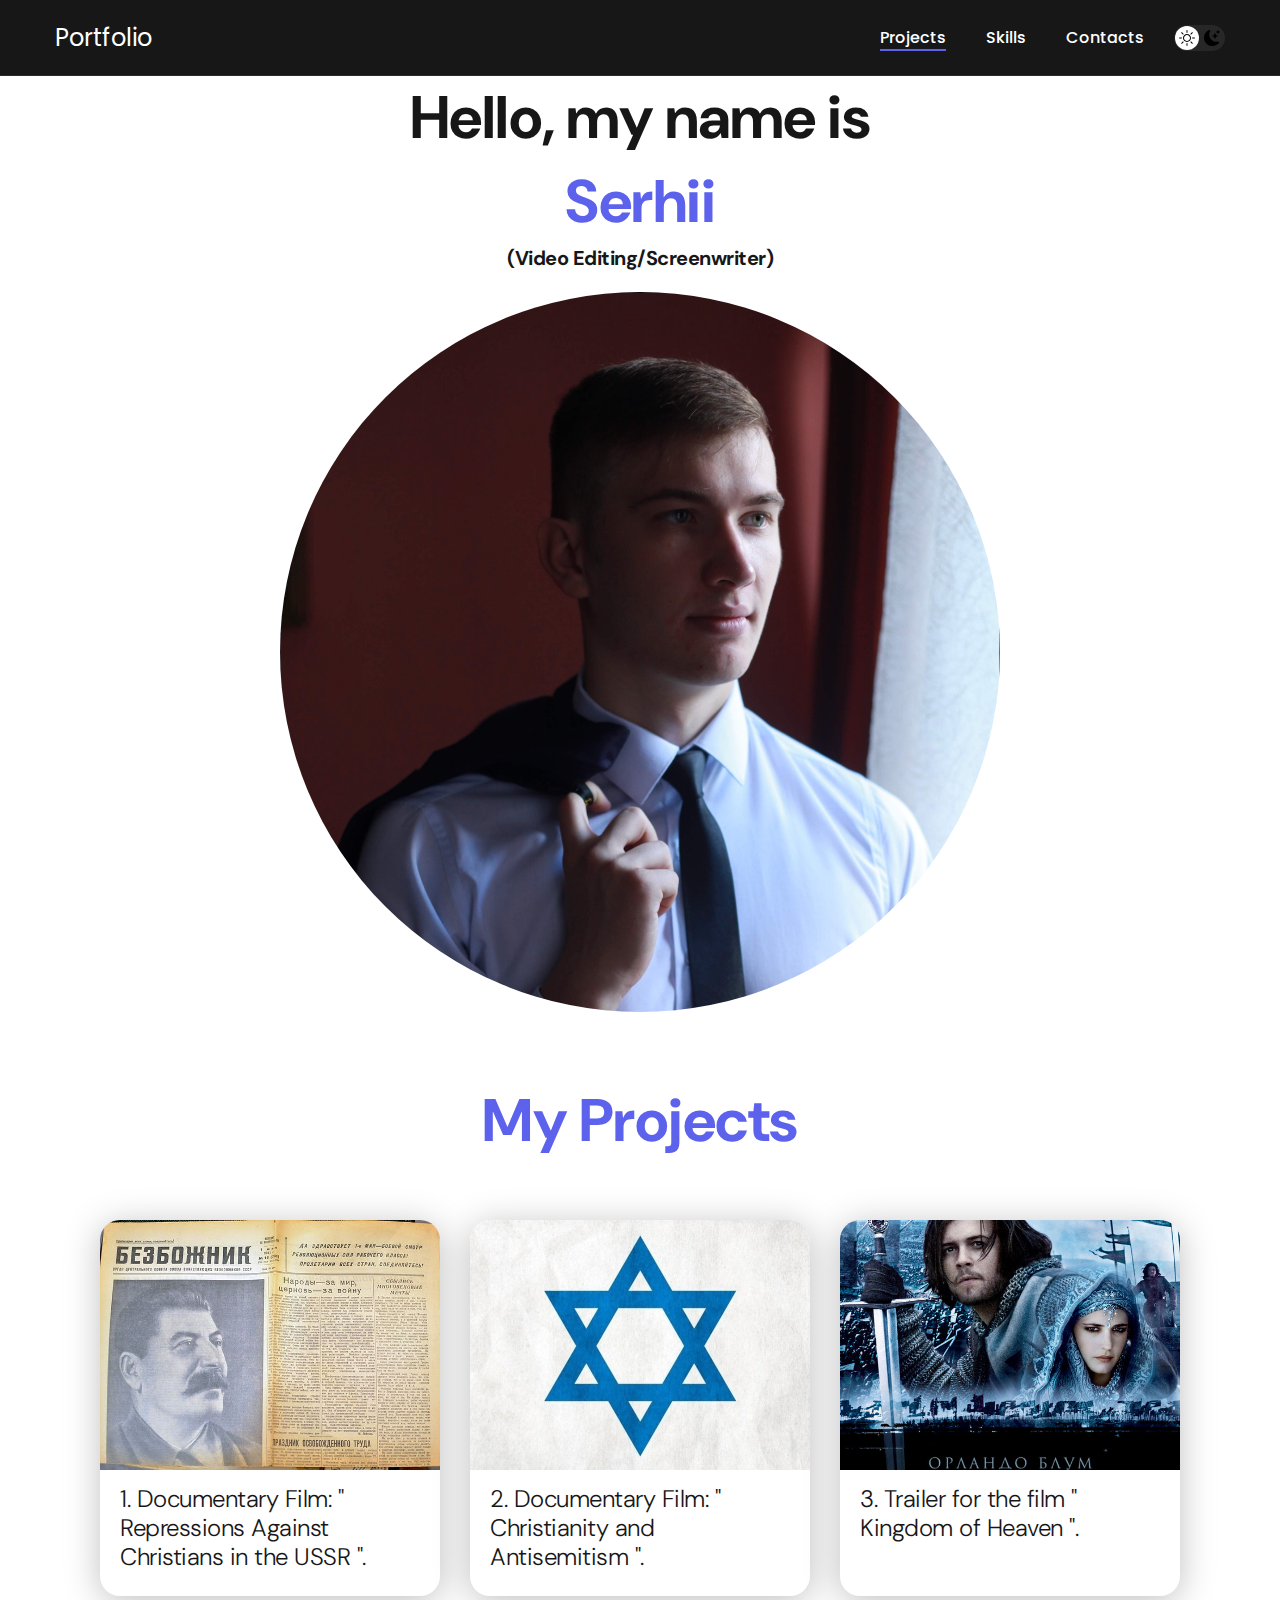
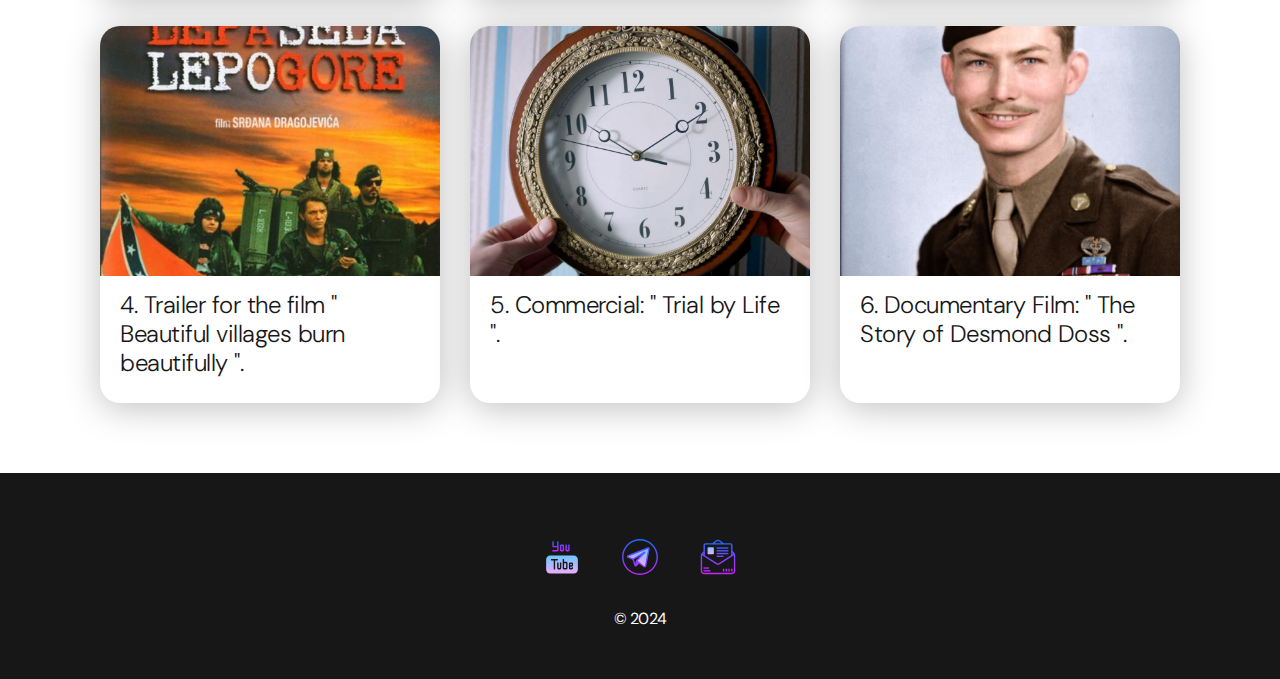
<file: index.html>
<!DOCTYPE html>
<html lang="en">
<head>
    <meta charset="UTF-8">
    <meta http-equiv="X-UA-Compatible" content="IE=edge">
    <meta name="viewport" content="width=device-width, initial-scale=1.0">
    <title>Portfolio</title>
    <link rel="stylesheet" href="./css/main.css">
</head>
<body>
    <nav class="nav">
        <div class="container">
            <div class="nav-row">
                <a href="./index.html" class="logo"><strong></strong>Portfolio</a>

                <button class="dark-mode-btn">
                    <img src="./img/icons/sun.svg" alt="Light mode" class="dark-mode-btn__icon">
                    <img src="./img/icons/moon.svg" alt="Dark mode" class="dark-mode-btn__icon">
                </button>

                <ul class="nav-list">
                    <li class="nav-list__item"><a href="./index.html" class="nav-list__link nav-list__link--active">Projects</a></li>
                    <li class="nav-list__item"><a href="./skills.html" class="nav-list__link">Skills</a></li>
                    <li class="nav-list__item"><a href="./contacts.html" class="nav-list__link">Contacts</a></li>
                </ul>
            </div>
        </div>
    </nav>

    <header class="headerr">
        <div class="header__wrapper">
            <h1 class="header__title">
                <strong>Hello, my name is <em>Serhii</em></strong>
                 <p class="sting">(Video Editing/Screenwriter)</p>
            </h1>
            <img class="ser" src="/img/pul1.png" alt="">
        </div>
    </header>

    <main class="section">
        <div class="container">
            <h2 class="title-1">My Projects</h2>
            <ul class="projects">
                <li class="project">
                    <a class="hover_tittle" href="https://www.youtube.com/watch?v=NqYVROx5_4w">
                        <img src="/img/Picture1.png" alt="Project img" class="project__img">
                        <h3 class="project__title">1. Documentary Film: " Repressions Against Christians in the USSR ".</h3>
                    </a>
                </li>
                <li class="project">
                    <a class="hover_tittle" href="https://www.youtube.com/watch?v=Ay3i06WdVYQ">
                        <img src="/img/Picture2.png" alt="Project img" class="project__img">
                        <h3 class="project__title">2. Documentary Film: " Christianity and Antisemitism ".</h3>
                    </a>
                </li>
                <li class="project">
                    <a class="hover_tittle" href="https://www.youtube.com/watch?v=u1DGMz0AuyM">
                        <img src="/img/Picture3.png" alt="Project img" class="project__img">
                        <h3 class="project__title">3. Trailer for the film " Kingdom of Heaven ".</h3>
                    </a>
                </li>

                <li class="project">
                    <a class="hover_tittle" href="https://www.youtube.com/watch?v=S5jLICAwxWc">
                        <img src="/img/Picture4.png" alt="Project img" class="project__img">
                        <h3 class="project__title">4. Trailer for the film " Beautiful villages burn beautifully ".</h3>
                    </a>
                </li>
                <li class="project">
                    <a class="hover_tittle" href="https://www.youtube.com/watch?v=s6_3Us_fuQQ">
                        <img src="/img/Picture5.png" alt="Project img" class="project__img">
                        <h3 class="project__title">5. Commercial: " Trial by Life ".</h3>
                    </a>
                </li>
                <li class="project">
                    <a class="hover_tittle" href="https://www.youtube.com/watch?v=6oGoHzantO0">
                        <img src="/img/Picture6.png" alt="Project img" class="project__img">
                        <h3 class="project__title">6. Documentary Film: " The Story of Desmond Doss ".</h3>
                    </a>
                </li>

            </ul>
        </div>
    </main>

    <footer class="footer">
        <div class="container">
            <div class="footer__wrapper">
                <ul class="social">
                    <li class="social__item"><a href="https://www.youtube.com/@user-zb9is9vz7v"><img src="/img/icons/youtube-kids.svg" alt="Link"></a></li>
                    <li class="social__item"><a href="https://t.me/SergeyPul"><img src="./img/icons/telegram.svg" alt="Link"></a></li>
                    <li class="social__item"><a href="mailto:sergejpul59@gmail.com"><img src="./img/icons/e-mail.svg" alt="Link"></a>
                </ul>
                <div class="copyright">
                    <p>© 2024 </p>
                </div>
            </div>
        </div>
    </footer>

    <script src="./js/main.js"></script>

</body>
</html>
</file>
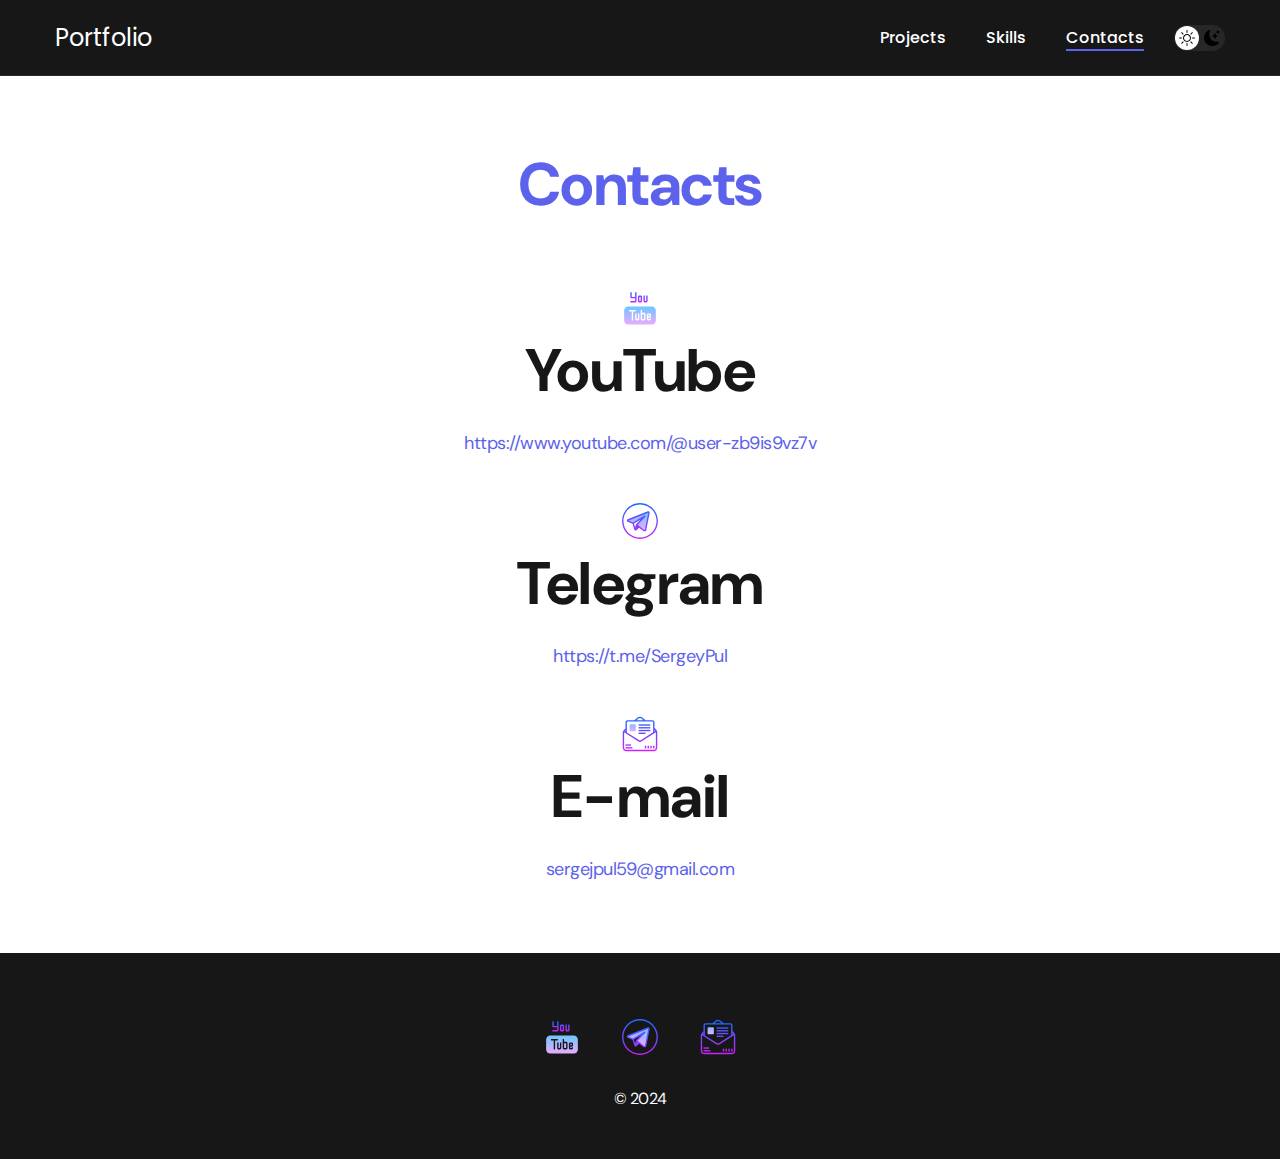
<file: contacts.html>
<!DOCTYPE html>
<html lang="en">
<head>
    <meta charset="UTF-8">
    <meta http-equiv="X-UA-Compatible" content="IE=edge">
    <meta name="viewport" content="width=device-width, initial-scale=1.0">
    <title>Portfolio</title>
    <link rel="stylesheet" href="./css/main.css">
</head>
<body>
    <nav class="nav">
        <div class="container">
            <div class="nav-row">
                <a href="./index.html" class="logo"><strong></strong>Portfolio</a>

                <button class="dark-mode-btn">
                    <img src="./img/icons/sun.svg" alt="Light mode" class="dark-mode-btn__icon">
                    <img src="./img/icons/moon.svg" alt="Dark mode" class="dark-mode-btn__icon">
                </button>
                
                <ul class="nav-list">
                    <li class="nav-list__item"><a href="./index.html" class="nav-list__link">Projects</a></li>
                    <li class="nav-list__item"><a href="./skills.html" class="nav-list__link">Skills</a></li>
                    <li class="nav-list__item"><a href="./contacts.html" class="nav-list__link nav-list__link--active">Contacts</a></li>
                </ul>
            </div>
        </div>
    </nav>

    <main class="section">
        <div class="container">
                <h1 class="title-1">Contacts</h1>
                <ul class="content-list">
                    <li class="content-list__item">
                        <img src="/img/icons/youtube-kids.svg" alt="Link">
                        <h2 class="title-2">YouTube</h2>
                        <p><a href="https://www.youtube.com/@user-zb9is9vz7v">https://www.youtube.com/@user-zb9is9vz7v</a></p>
                    </li>
                    <li class="content-list__item">
                        <img src="./img/icons/telegram.svg" alt="Link">
                        <h2 class="title-2">Telegram</h2>
                        <p><a href="https://t.me/SergeyPul">https://t.me/SergeyPul</a></p>
                    </li>
                    <li class="content-list__item">
                        <img src="./img/icons/e-mail.svg" alt="Link">
                        <h2 class="title-2">E-mail</h2>
                        <p><a href="mailto:sergejpul59@gmail.com">sergejpul59@gmail.com</a></p>
                    </li>
                </ul>

        </div>
    </main>

    <footer class="footer">
        <div class="container">
            <div class="footer__wrapper">
                <ul class="social">
                    <li class="social__item"><a href="https://www.youtube.com/@user-zb9is9vz7v"><img src="/img/icons/youtube-kids.svg" alt="Link"></a></li>
                    <li class="social__item"><a href="https://t.me/SergeyPul"><img src="./img/icons/telegram.svg" alt="Link"></a></li>
                    <li class="social__item"><a href="mailto:sergejpul59@gmail.com"><img src="./img/icons/e-mail.svg" alt="Link"></a>
                </ul>
                <div class="copyright">
                    <p>© 2024 </p>
                </div>
            </div>
        </div>
    </footer>

    <script src="./js/main.js"></script>

</body>
</html>
</file>
<file: css/main.css>
@import "./reset.css";
@import url('https://fonts.googleapis.com/css2?family=DM+Sans:wght@400;500;700&family=Poppins:wght@400;500;700&display=swap');

/*
font-family: 'DM Sans', sans-serif;
font-family: 'Poppins', sans-serif;
*/

/* * {
    border: 1px solid red;
} */

:root {
    --blackpure: #000;
    --black: #171718;
    --black-border: #26292D;
    --white: #fff;
    --purple: #5C62EC;

    --text-color: var(--black);

    --dark-bg: var(--black);
    --dark-border: var(--black-border);
    --header-text: var(--white);
    --accent: var(--purple);

    /* Light mode */
    --page-bg: var(--white);
    --text-color: var(--black);

    --title-1: var(--accent);

    --project-card-bg: var(--white);
    --project-card-text: var(--black);
    --box-shadow: 0px 5px 35px rgba(0, 0, 0, 0.25);
}
.ser {
    border-radius: 50%;
}
.hover_tittle:hover img, .hover_tittle:hover h3 {
color: #0008ff;
}

.dark {
     /* Dark mode */
    --page-bg: #252526;
    --text-color: var(--white);

    --title-1: var(--white);

    --project-card-bg: var(--black);
    --project-card-text: var(--white);
    --box-shadow: 0px 5px 35px rgba(0, 0, 0, 0.8);
}

html, body {
    display: flex;
    flex-direction: column;
    min-height: 100vh;

    font-family: 'DM Sans', sans-serif;
    letter-spacing: -0.5px;

    /* Light mode */
    background-color: var(--page-bg);
    color: var(--text-color);
}
.headerr {
    display: flex;
    justify-content: center;
    align-items: center;
    /* Light mode */
    background-color: var(--page-bg);
    color: var(--text-color);
}

/* General */

.container {
    margin: 0 auto;
    padding: 0 15px;
    max-width: 1200px;
}

.none {
    display: none !important;
}

.section {
    padding: 70px 0;
}

.title-1 {
    margin-bottom: 60px;

    font-size: 60px;
    font-weight: 700;
    line-height: 1.3;
    color: var(--title-1);
    text-align: center;
}

.title-2 {
    margin-bottom: 20px;

    font-size: 60px;
    font-weight: 700;
    line-height: 1.3;
}
.title-3 {
    text-align: center;
    font-size: 30px;
}

/* Nav */

.nav {
    padding: 20px 0;
    border-bottom: 1px solid var(--dark-border);
    background-color: var(--dark-bg);
    color: var(--header-text);
    letter-spacing: normal;
}

.nav-row {
    display: flex;
    justify-content: flex-end;
    align-items: center;
    column-gap: 30px;
    row-gap: 20px;
    flex-wrap: wrap;
}

.logo {
    margin-right: auto;
    color: var(--header-text);
    font-size: 24px;
    font-family: 'Poppins', sans-serif;
}

.logo strong {
    font-weight: 700;
}

.nav-list {
    display: flex;
    flex-wrap: wrap;
    row-gap: 10px;
    align-items: center;
    column-gap: 40px;
    font-size: 16px;
    font-weight: 500;
    font-family: 'Poppins', sans-serif;
}

.nav-list__link {
    color: var(--header-text);
    transition: opacity 0.2s ease-in;
}

.nav-list__link:hover {
    opacity: 0.8;
}

.nav-list__link--active {
    position: relative;
}

.nav-list__link--active::before {
    content: "";

    position: absolute;
    left: 0;
    top: 100%;

    display: block;
    height: 2px;
    width: 100%;
    background-color: var(--accent);
}

/* Dark mode btn */

.dark-mode-btn {
    order: 9;

    position: relative;
    display: flex;
    justify-content: space-between;

    width: 51px;
    height: 26px;
    padding: 5px;

    border-radius: 50px;
    background-color: #272727;
}

.dark-mode-btn::before {
    content: "";

    position: absolute;
    top: 1px;
    left: 1px;

    display: block;
    width: 24px;
    height: 24px;

    border-radius: 50%;
    background-color: var(--white);

    transition: left 0.2s ease-in;
}

.dark-mode-btn--active::before {
    left: 26px;
}

.dark-mode-btn__icon {
    position: relative;
    z-index: 9;
}

/* Header */

.header {
    padding: 40px 0;
    min-height: 695px;

    display: flex;
    justify-content: center;
    align-items: center;

    background-color: var(--dark-bg);
    background-repeat: no-repeat;
    background-size: auto;
    background-position: center center;

    color: var(--header-text);
    text-align: center;
}

.header__wrapper {
    padding: 0 15px;
    max-width: 750px;
}

.header__title {
    margin-bottom: 20px;
    font-size: 40px;
    font-weight: 700;
    line-height: 1.4;
}

.header__title strong {
    font-size: 60px;
    font-weight: 700;
}
strong{
    display: block;
    justify-content: center;
    text-align: center;
}
.sting {
    display: flex;
    justify-content: center;
    text-align: center;
    font-size: 20px;
}

.header__title em {
    display: flex;
    justify-content: center;
    text-align: center;
    font-style: normal;
    color: var(--accent);
}

.header__text {
    margin-bottom: 40px;
    font-size: 18px;
    line-height: 1.333;
}

.header__text p + p{
    margin-top: 0.5em;
}

/* Btn */

.btn {
    display: inline-block;
    height: 48px;
    padding: 12px 28px;

    border-radius: 5px;
    background-color: var(--accent);
    color: var(--white);
    letter-spacing: 0.15px;
    font-size: 16px;
    font-weight: 500;

    transition: opacity 0.2s ease-in;
}

.btn:hover {
    opacity: 0.8;
}

.btn:active {
    position: relative;
    top: 1px;
}

/* Btn outline */

.btn-outline {
    display: flex;
    column-gap: 10px;
    align-items: center;

    height: 48px;
    padding: 12px 20px;

    border-radius: 5px;
    border: 1px solid var(--blackpure);
    background-color: var(--white);
    color: var(--blackpure);

    transition: opacity 0.2s ease-in;
}

.btn-outline:hover {
    opacity: 0.8;
}

.btn-outline:active {
    position: relative;
    top: 1px;
}

/* Projects  */

.projects {
    display: flex;
    justify-content: center;
    flex-wrap: wrap;
    column-gap: 30px;
    row-gap: 30px;
}

.project {
    max-height: 400px;
    max-width: 340px;
    background-color: var(--project-card-bg);
    box-shadow: var(--box-shadow);
    border-radius: 20px;
}
.project:hover {
    transform: scale(1.1);
}
.project h3 {
    display: flex;
}

.project__img {
    height: 250px;
    width: 100%;
    border-radius: 20px 20px 0 0;
    object-fit: cover;

}

.project__title {
    padding: 15px 20px 25px;
    font-weight: 300;
    font-size: 24px;
    line-height: 1.2;
    color: var(--project-card-text);
}

/* Project details */

.project-details {
    margin: 0 auto;
    max-width: 865px;

    display: flex;
    flex-direction: column;
    align-items: center;

    text-align: center;
}

.project-details__cover {
    max-width: 100%;
    margin-bottom: 40px;

    box-shadow: 0px 5px 35px rgba(0, 0, 0, 0.25);
    border-radius: 10px;
}

.project-details__desc {
    margin-bottom: 30px;

    font-weight: 700;
    font-size: 24px;
    line-height: 1.3;
}

/* Content list */

.content-list {
    margin: 0 auto;
    max-width: 1170px;
    display: flex;
    flex-direction: column;
    align-items: center;
    row-gap: 40px;
    text-align: center;
}

.content-list a {
    color: var(--accent);
}

.content-list__item {
    font-size: 18px;
    line-height: 1.5;
} 

.content-list__item1 {
    font-size: 20px;
    display: inline;
    justify-content: flex-start;
    text-align: left;
    
}

.content-list__item p + p {
    margin-top: 0.5em;
}

/* Footer */

.footer {
    margin-top: auto;
    padding: 60px 0 50px;
    background-color: var(--dark-bg);
    color: var(--header-text);
}

.footer__wrapper {
    display: flex;
    flex-direction: column;
    align-items: center;
    row-gap: 27px;
}

.social {
    display: flex;
    column-gap: 30px;
    align-items: center;
}

.copyright {
    font-size: 16px;
}

.copyright p + p {
    margin-top: 0.5em;
}


@media (max-width: 620px) {

    /* Header  */

    .header {
        min-height: unset;
    }

    .header__title {
        font-size: 30px;
    }

    .header__title strong {
        font-size: 40px;
    }

    /* Nav */

    .nav-row {
        justify-content: space-between;
    }

    .dark-mode-btn {
        order: 0;
    }

    /* General */

    .section {
        padding: 40px 0;
    }

    .title-1 {
        margin-bottom: 30px;
        font-size: 40px;
    }

    .title-2 {
        margin-bottom: 10px;
        font-size: 30px;
    }

    /* Projects */

    .project__title {
        font-size: 22px;
    }

    /* Project page */

    .project-details__desc {
        margin-bottom: 20px;
        font-size: 22px;
    }

    /* Content List */

    .content-list {
        row-gap: 20px;
    }

    .content-list__item {
        font-size: 16px;
    }

    /* Footer */

    .footer {
        padding: 40px 0 30px;
    }

    .footer__wrapper {
        row-gap: 20px;
    }

    /* Social */

    .social {
        column-gap: 20px;
    }

    .social__item {
        width: 28px;
    }

}
</file>
